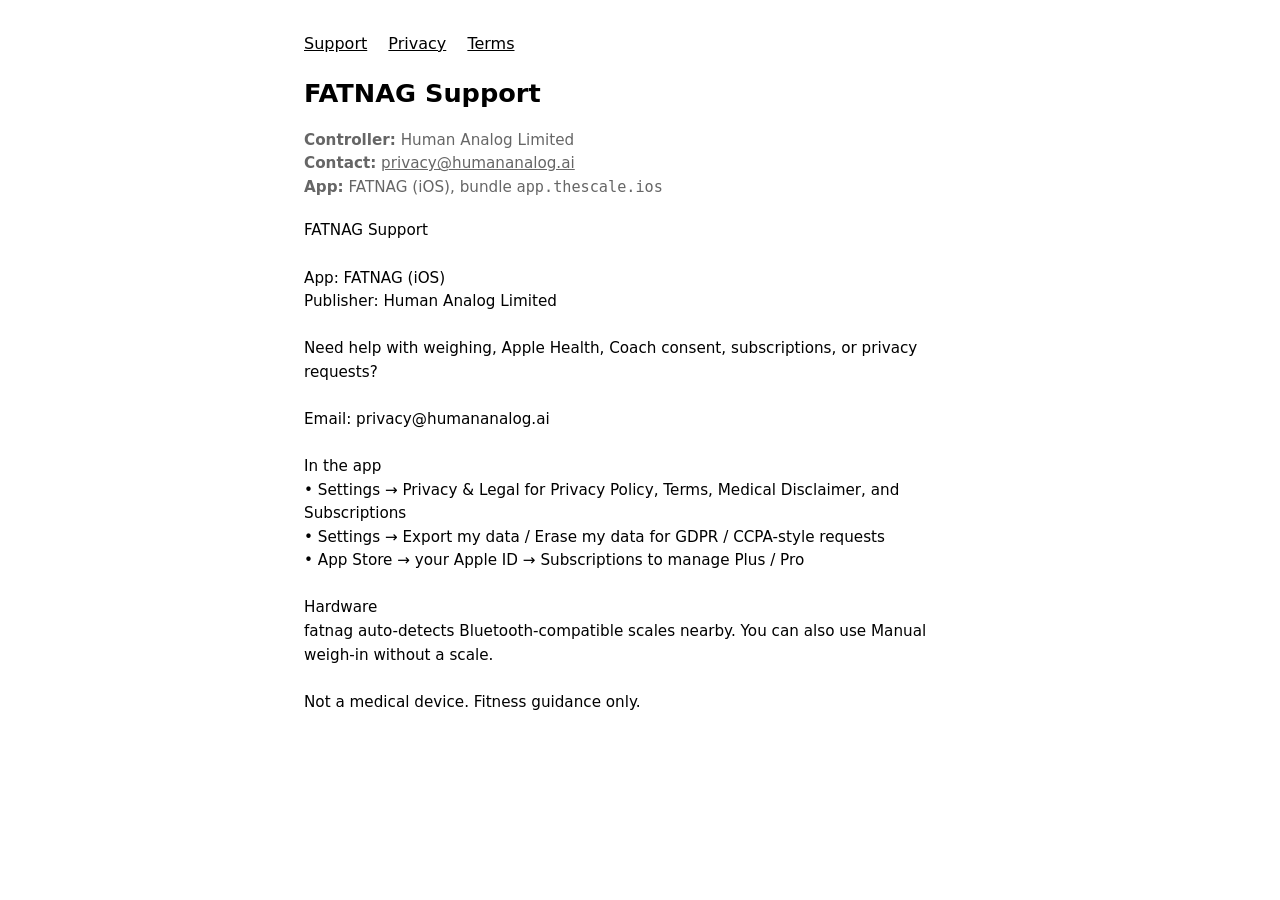
<file: docs/legal-site/index.html>
<!DOCTYPE html>
<html lang="en">
<head>
  <meta charset="utf-8" />
  <meta name="viewport" content="width=device-width, initial-scale=1" />
  <title>FATNAG</title>
  <meta http-equiv="refresh" content="0; url=support/" />
  <link rel="canonical" href="https://humananalog.github.io/fatnag/support/" />
</head>
<body>
  <p><a href="support/">FATNAG Support</a> ·
     <a href="privacy/">Privacy Policy</a> ·
     <a href="terms/">Terms of Use</a></p>
</body>
</html>
</file>
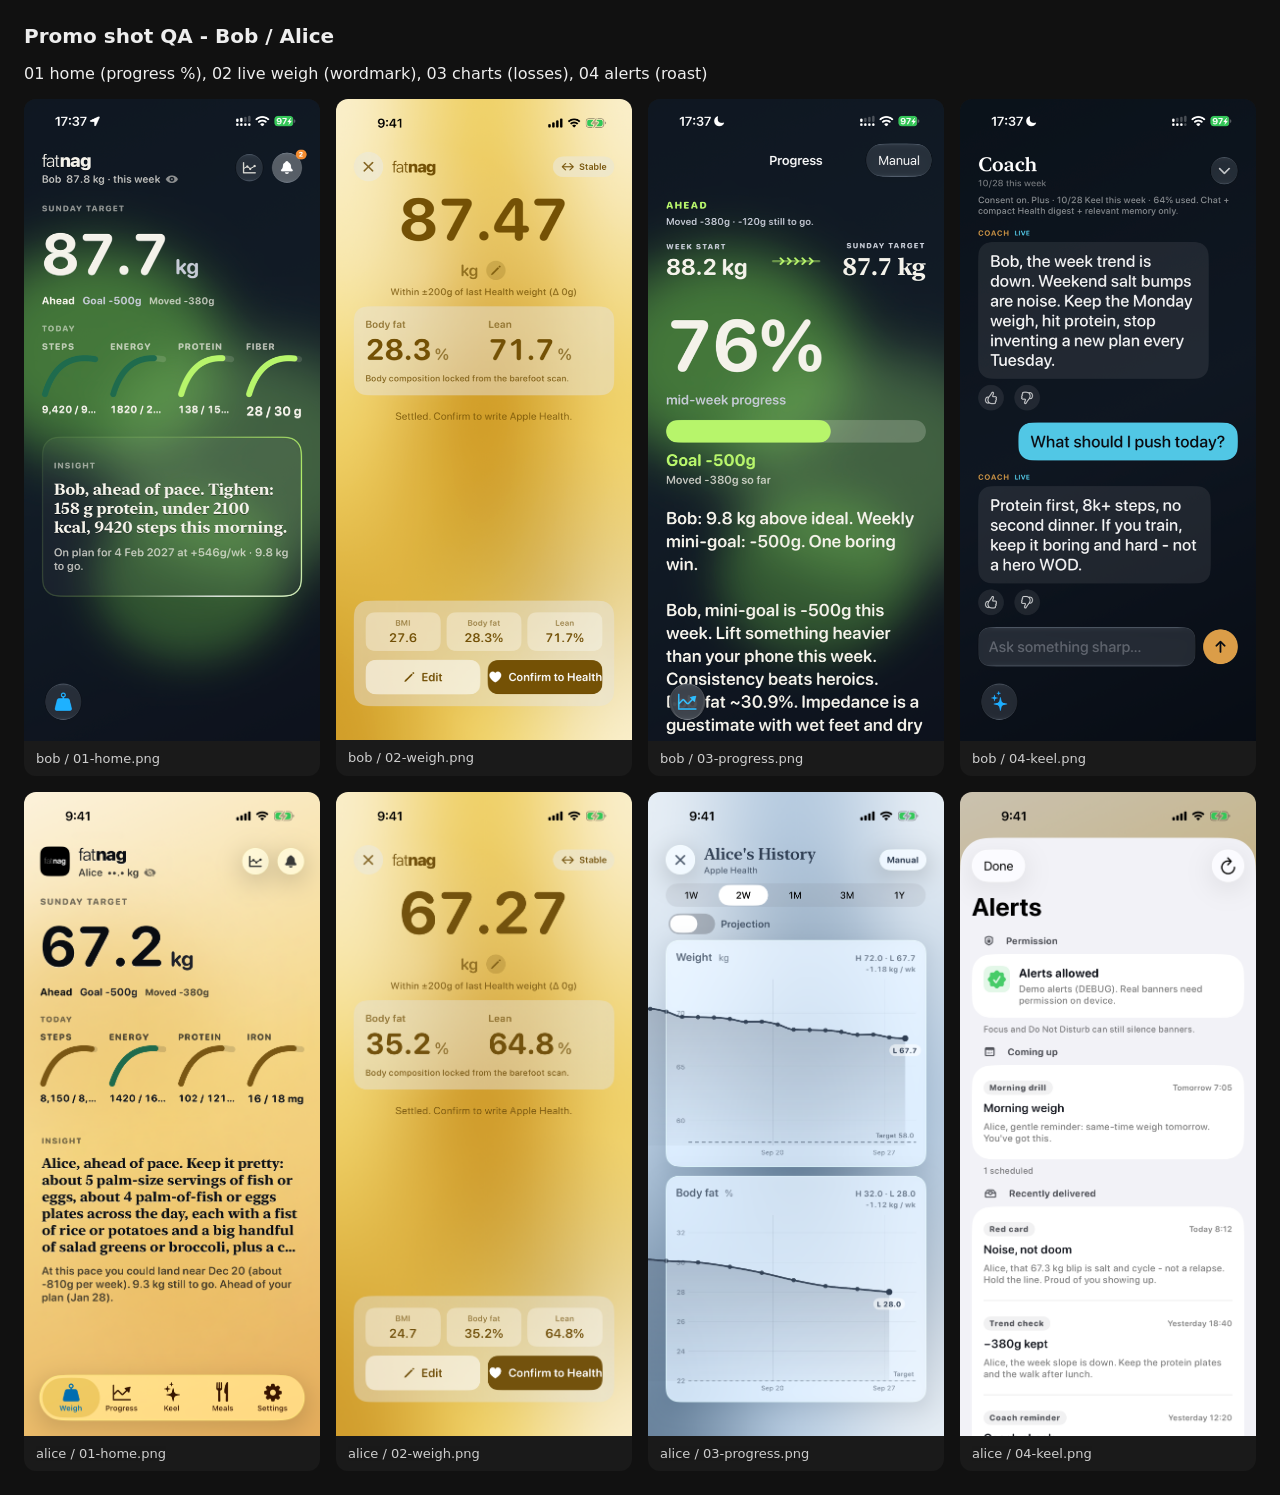
<file: sites/fatnag-com/assets/shots/qa-review.html>
<!doctype html><meta charset=utf-8><title>Promo QA</title>
<style>
body{font-family:system-ui;margin:24px;background:#111;color:#eee}
h1{font-size:20px}
.grid{display:grid;grid-template-columns:repeat(auto-fill,minmax(280px,1fr));gap:16px}
figure{margin:0;background:#1a1a1a;border-radius:12px;overflow:hidden}
img{width:100%;display:block}
figcaption{padding:10px 12px;font-size:13px;opacity:.85}
</style>
<h1>Promo shot QA - Bob / Alice</h1>
<p>01 home (progress %), 02 live weigh (wordmark), 03 charts (losses), 04 alerts (roast)</p>
<div class="grid"><figure><img src="bob/01-home.png" alt="bob 01-home.png"/><figcaption>bob / 01-home.png</figcaption></figure><figure><img src="bob/02-weigh.png" alt="bob 02-weigh.png"/><figcaption>bob / 02-weigh.png</figcaption></figure><figure><img src="bob/03-progress.png" alt="bob 03-progress.png"/><figcaption>bob / 03-progress.png</figcaption></figure><figure><img src="bob/04-keel.png" alt="bob 04-keel.png"/><figcaption>bob / 04-keel.png</figcaption></figure><figure><img src="alice/01-home.png" alt="alice 01-home.png"/><figcaption>alice / 01-home.png</figcaption></figure><figure><img src="alice/02-weigh.png" alt="alice 02-weigh.png"/><figcaption>alice / 02-weigh.png</figcaption></figure><figure><img src="alice/03-progress.png" alt="alice 03-progress.png"/><figcaption>alice / 03-progress.png</figcaption></figure><figure><img src="alice/04-keel.png" alt="alice 04-keel.png"/><figcaption>alice / 04-keel.png</figcaption></figure></div>
</file>
